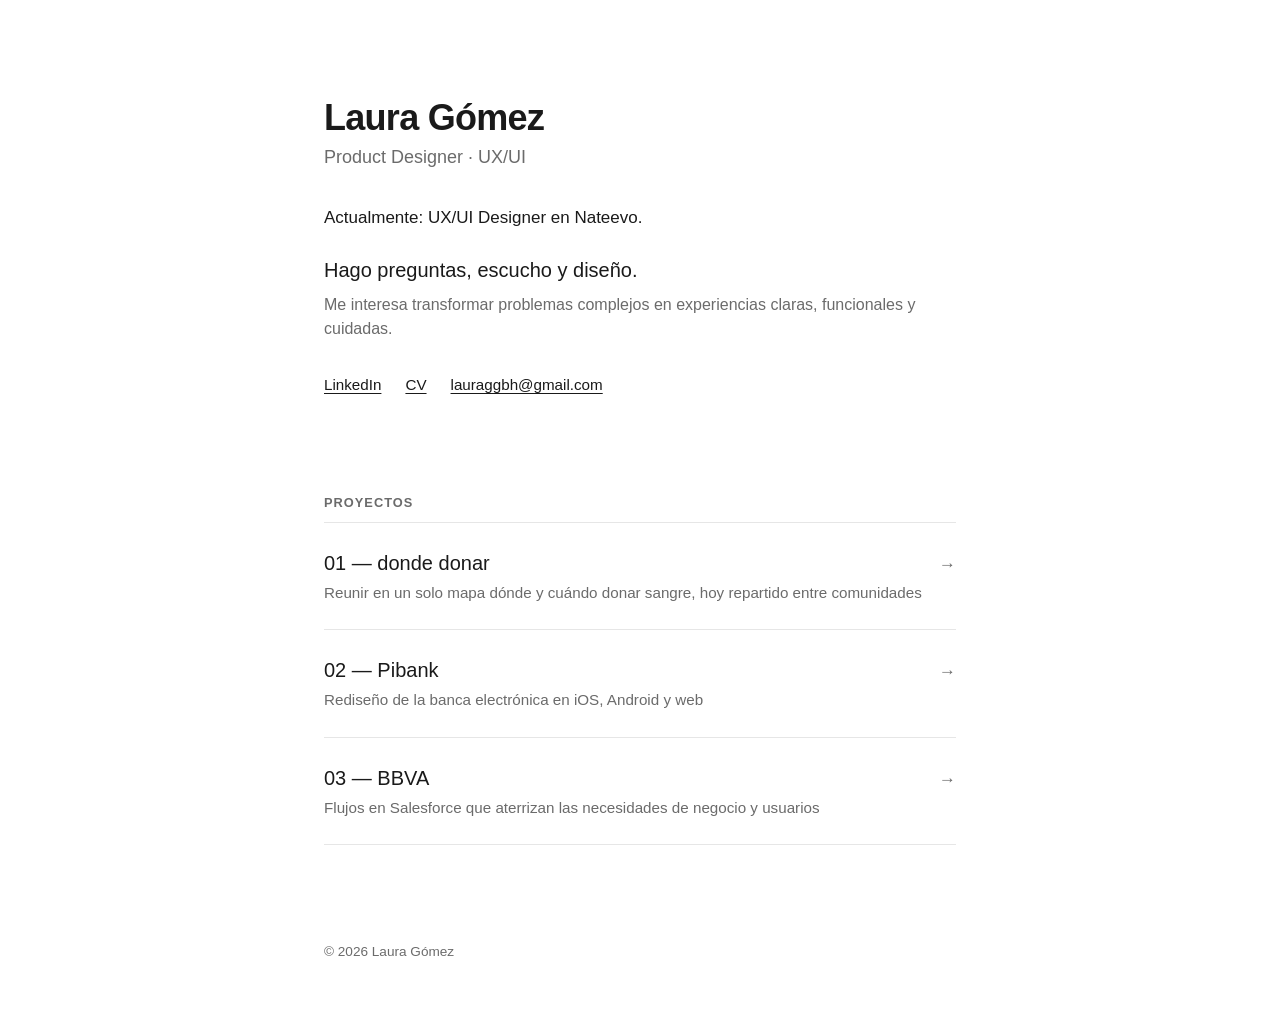
<file: index.html>
<!DOCTYPE html>
<html lang="es">
<head>
  <meta charset="UTF-8">
  <meta name="viewport" content="width=device-width, initial-scale=1.0">
  <title>Laura Gómez — Product Designer</title>
  <meta name="description" content="Laura Gómez, Product Designer UX/UI. Portfolio de proyectos.">
  <link rel="stylesheet" href="styles.css">
</head>
<body>
  <main>
    <header>
      <h1 class="name">Laura Gómez</h1>
      <p class="role">Product Designer · UX/UI</p>
    </header>

    <p class="now"><strong>Actualmente:</strong> UX/UI Designer en Nateevo.</p>

    <p class="intro">
      Hago preguntas, escucho y diseño.
      <span>Me interesa transformar problemas complejos en experiencias claras, funcionales y cuidadas.</span>
    </p>

    <ul class="links">
      <li><a href="https://www.linkedin.com/in/lauragomez-ux/" target="_blank" rel="noopener">LinkedIn</a></li>
      <li><a href="https://drive.google.com/file/d/1MAA-6jCZvruhXdGvNt8hjgt6Uwkrir2K/view?usp=sharing" target="_blank" rel="noopener">CV</a></li>
      <li><a href="mailto:lauraggbh@gmail.com">lauraggbh@gmail.com</a></li>
    </ul>

    <h2 class="section-label">Proyectos</h2>
    <ul class="projects">
      <li>
        <a href="donde-donar.html">
          <span><span class="title">01 — donde donar</span><span class="desc">Reunir en un solo mapa dónde y cuándo donar sangre, hoy repartido entre comunidades</span></span>
          <span class="arrow">→</span>
        </a>
      </li>
      <li>
        <a href="pibank.html">
          <span><span class="title">02 — Pibank</span><span class="desc">Rediseño de la banca electrónica en iOS, Android y web</span></span>
          <span class="arrow">→</span>
        </a>
      </li>
      <li>
        <a href="bbva.html">
          <span><span class="title">03 — BBVA</span><span class="desc">Flujos en Salesforce que aterrizan las necesidades de negocio y usuarios</span></span>
          <span class="arrow">→</span>
        </a>
      </li>
    </ul>
  </main>
  <footer>© 2026 Laura Gómez</footer>
</body>
</html>
</file>
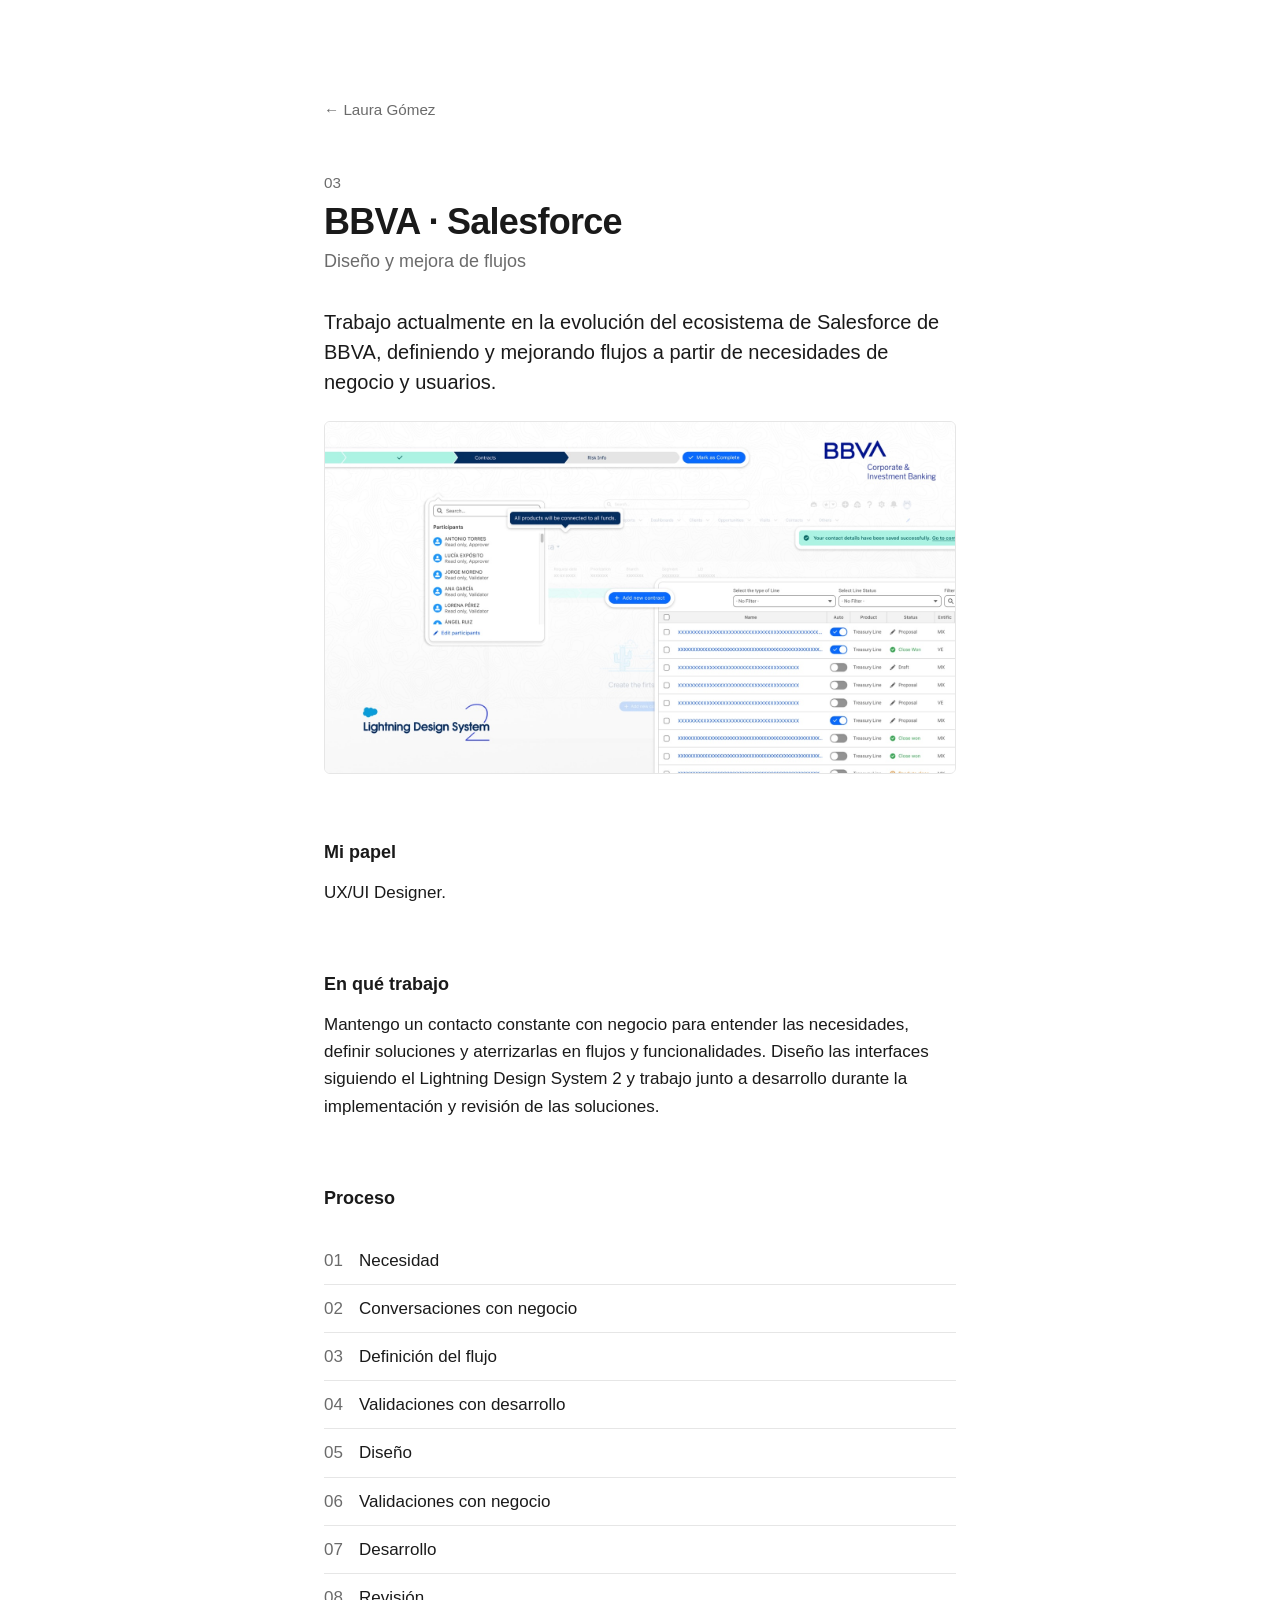
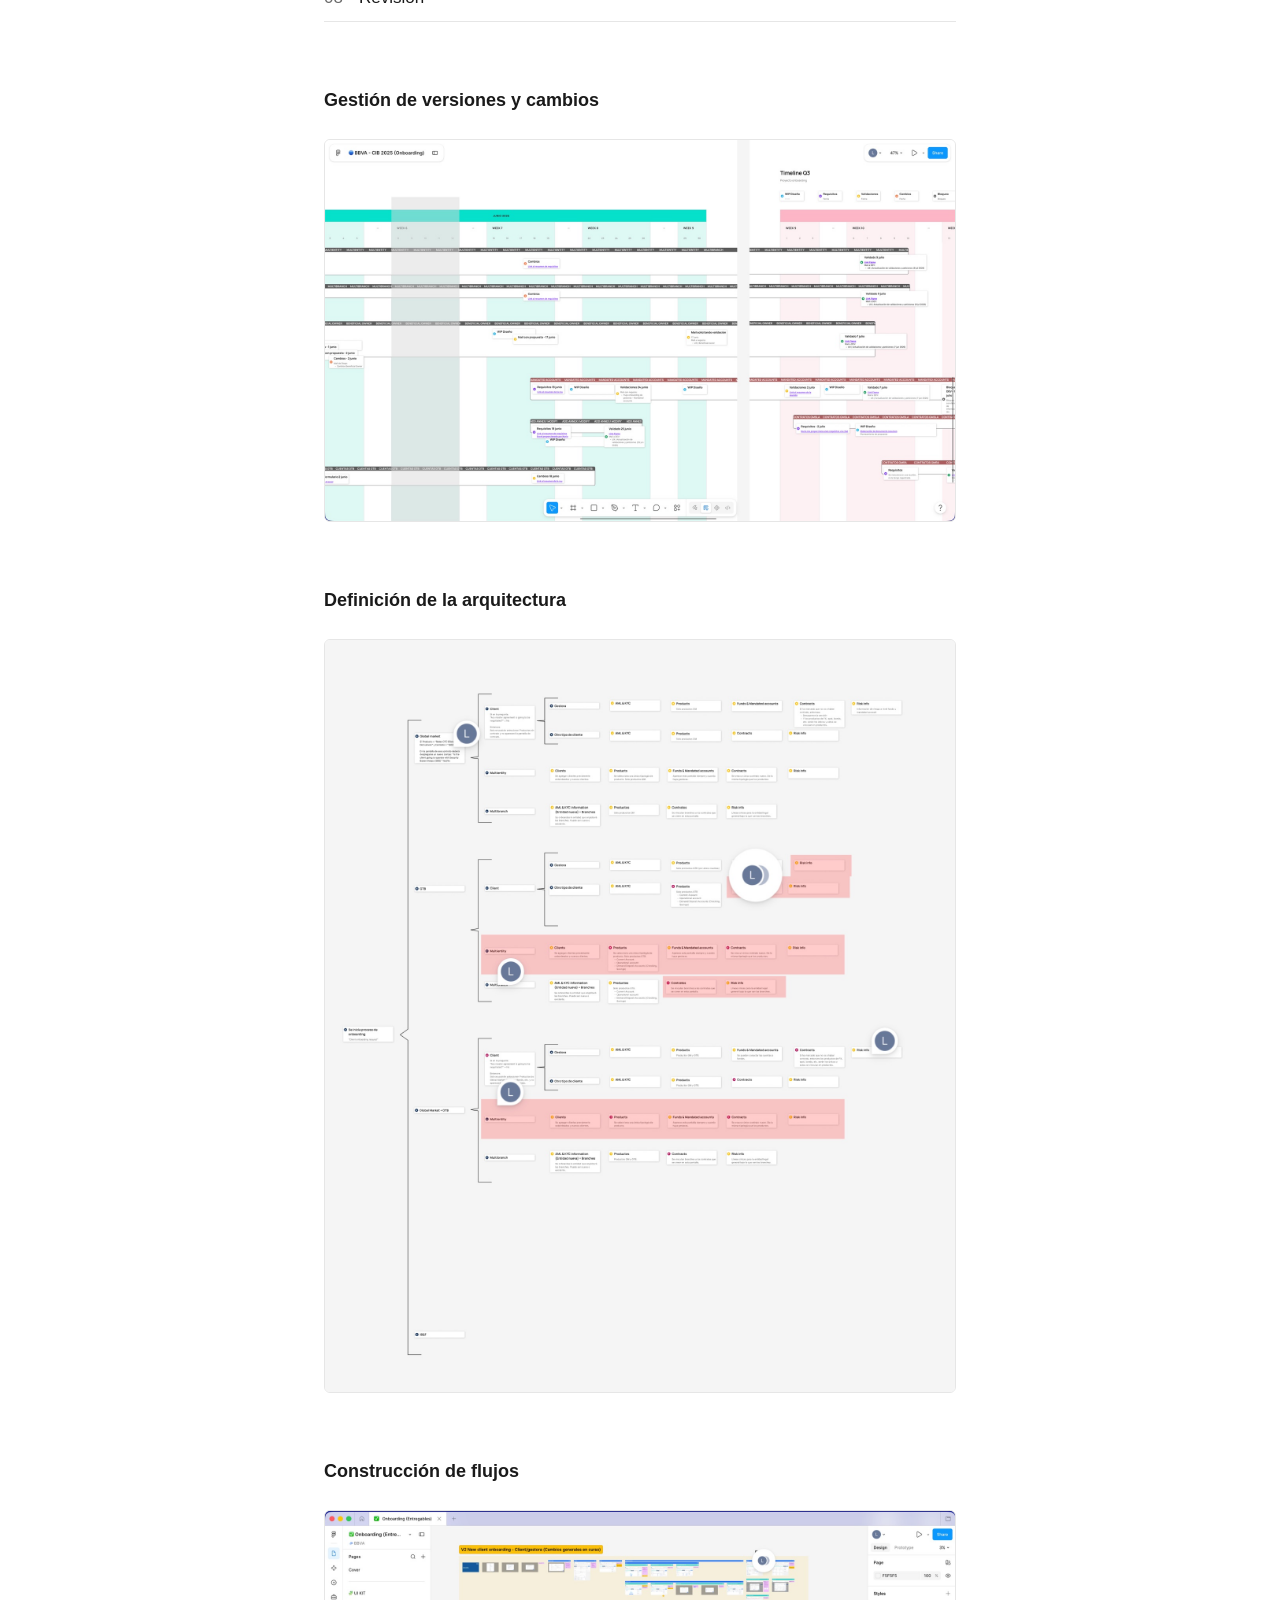
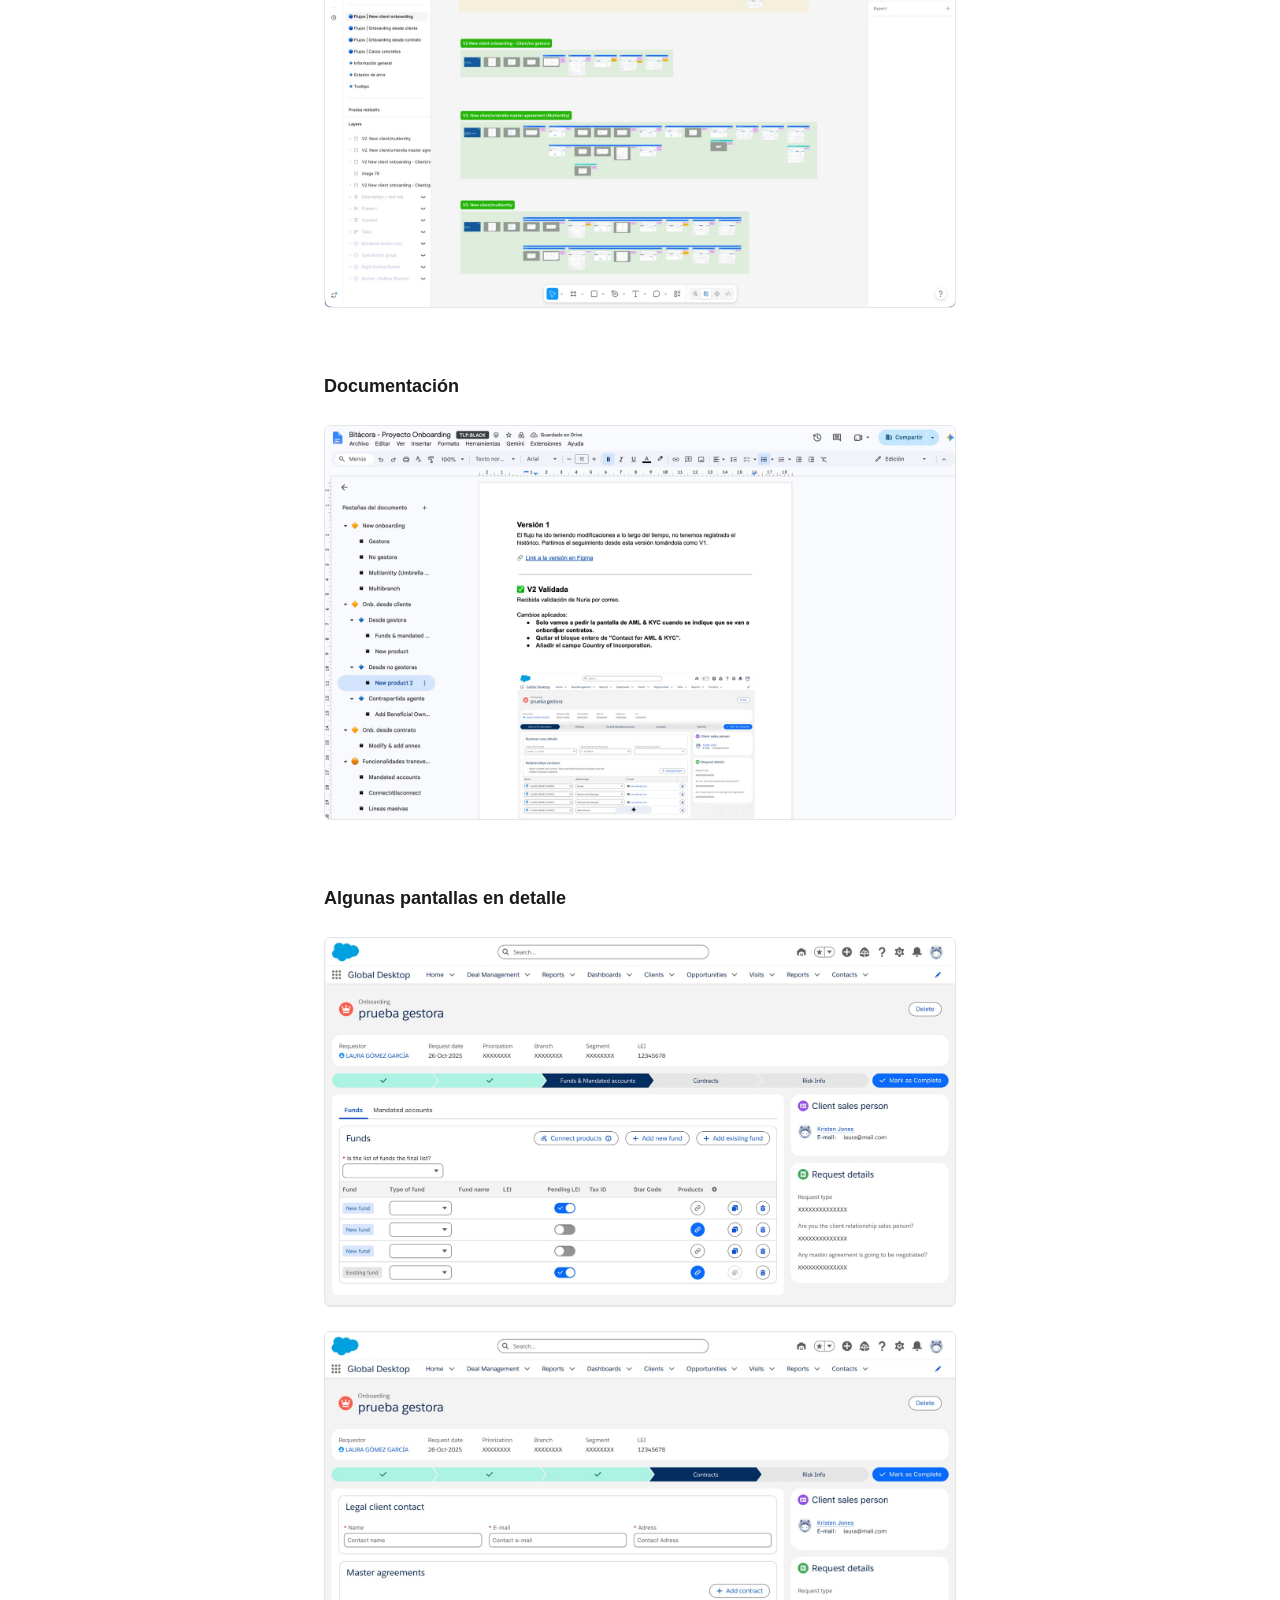
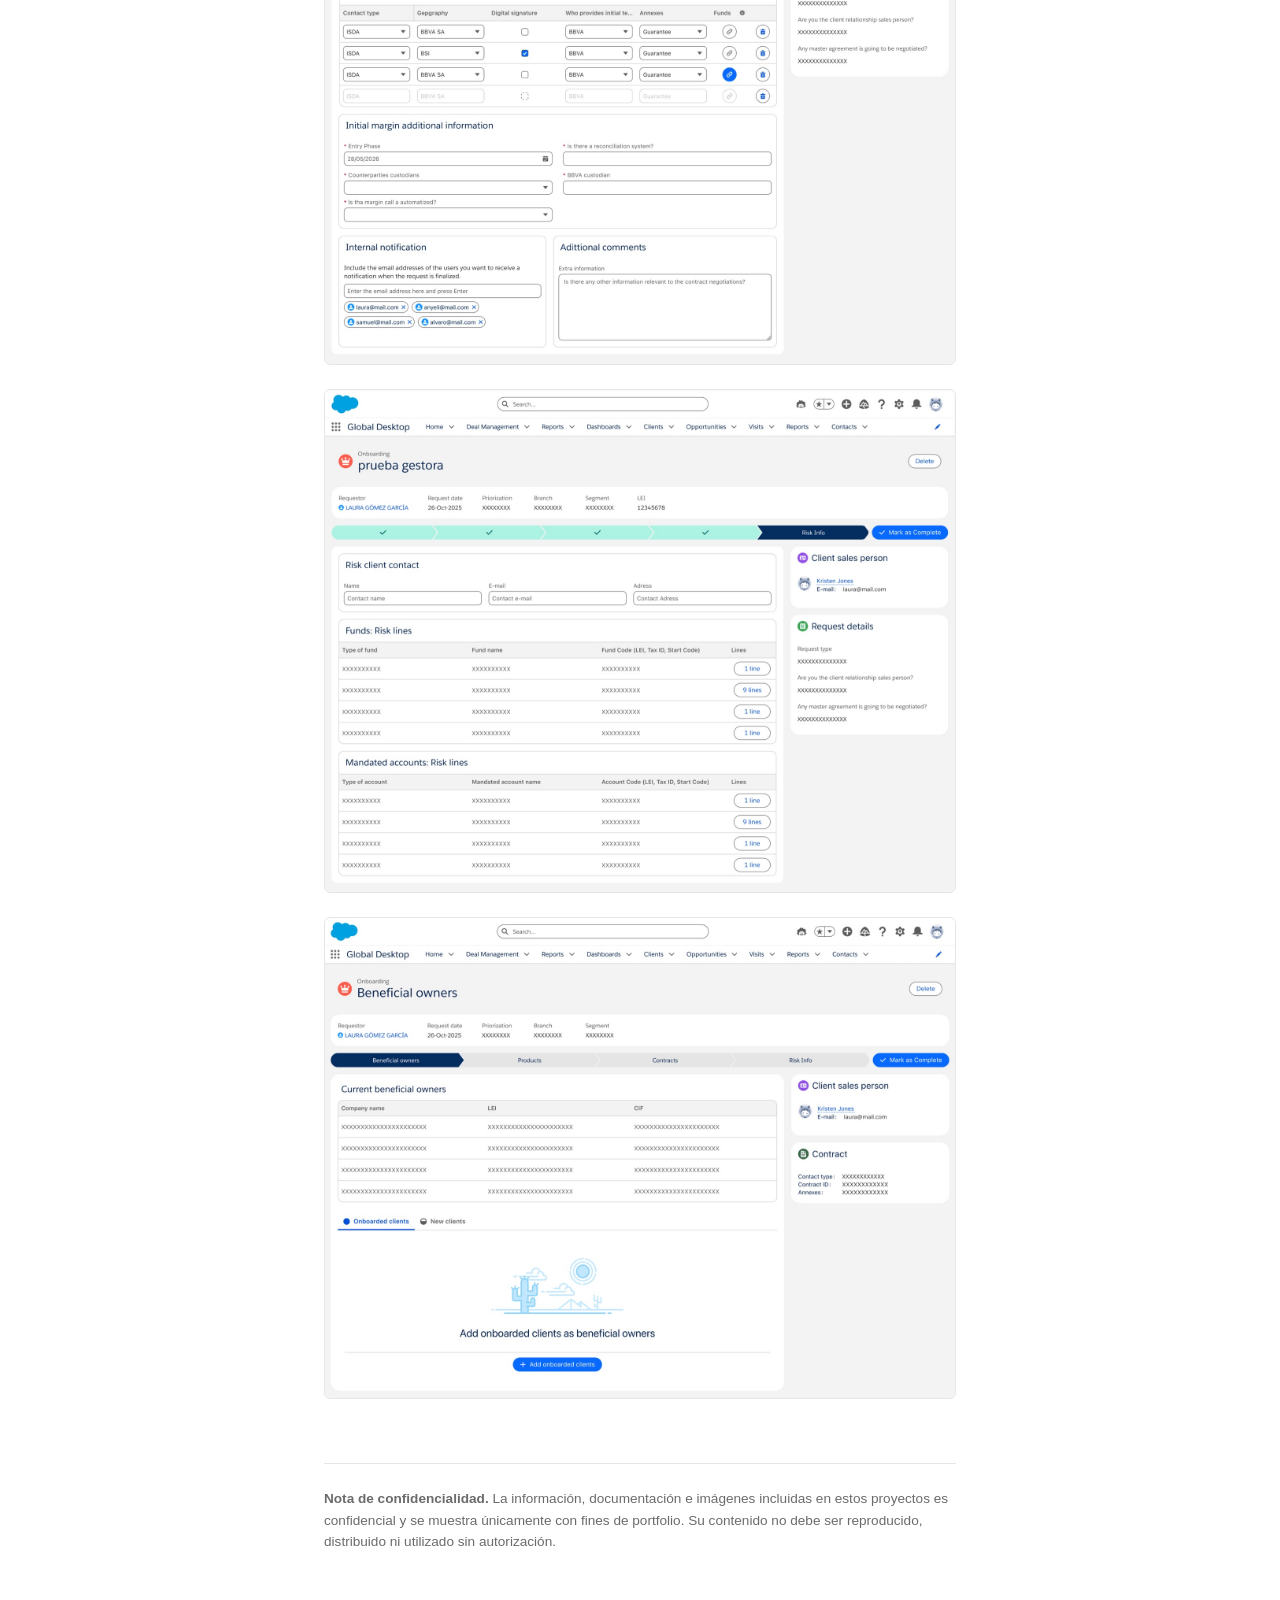
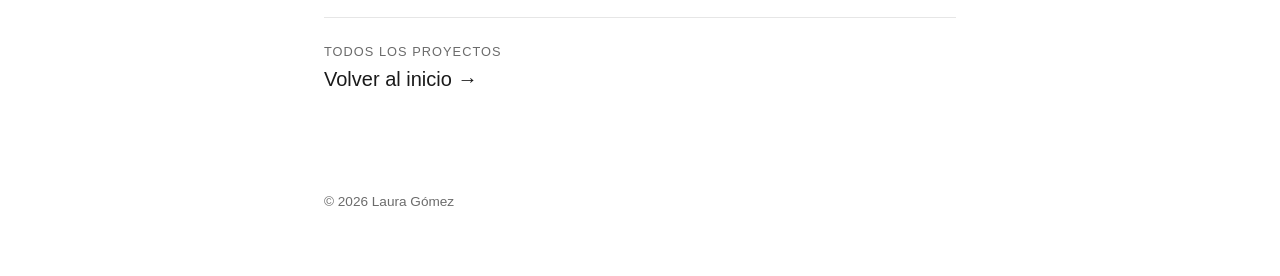
<file: bbva.html>
<!DOCTYPE html>
<html lang="es">
<head>
  <meta charset="UTF-8">
  <meta name="viewport" content="width=device-width, initial-scale=1.0">
  <title>BBVA · Salesforce — Laura Gómez</title>
  <link rel="stylesheet" href="styles.css">
</head>
<body>
  <main>
    <a class="back" href="index.html">← Laura Gómez</a>

    <article>
      <p class="case-num">03</p>
      <h1 class="case-title">BBVA · Salesforce</h1>
      <p class="case-sub">Diseño y mejora de flujos</p>

      <p class="lead">Trabajo actualmente en la evolución del ecosistema de Salesforce de BBVA, definiendo y mejorando flujos a partir de necesidades de negocio y usuarios.</p>

      <figure><img src="img/bbva-portada.jpg" alt="Interfaz de Salesforce para BBVA Corporate &amp; Investment Banking con Lightning Design System 2" width="1600" height="891" loading="lazy"></figure>

      <h2>Mi papel</h2>
      <p>UX/UI Designer.</p>

      <h2>En qué trabajo</h2>
      <p>Mantengo un contacto constante con negocio para entender las necesidades, definir soluciones y aterrizarlas en flujos y funcionalidades. Diseño las interfaces siguiendo el Lightning Design System 2 y trabajo junto a desarrollo durante la implementación y revisión de las soluciones.</p>

      <h2>Proceso</h2>
      <ol class="process">
        <li>Necesidad</li>
        <li>Conversaciones con negocio</li>
        <li>Definición del flujo</li>
        <li>Validaciones con desarrollo</li>
        <li>Diseño</li>
        <li>Validaciones con negocio</li>
        <li>Desarrollo</li>
        <li>Revisión</li>
      </ol>

      <h2>Gestión de versiones y cambios</h2>
      <figure><img src="img/bbva-versiones.jpg" alt="Gestión de versiones y cambios" width="1600" height="968" loading="lazy"></figure>

      <h2>Definición de la arquitectura</h2>
      <figure><img src="img/bbva-arquitectura.jpg" alt="Definición de la arquitectura" width="1600" height="1910" loading="lazy"></figure>

      <h2>Construcción de flujos</h2>
      <figure><img src="img/bbva-flujos.jpg" alt="Construcción de flujos" width="1600" height="1006" loading="lazy"></figure>

      <h2>Documentación</h2>
      <figure><img src="img/bbva-documentacion.jpg" alt="Documentación del proyecto" width="1600" height="1000" loading="lazy"></figure>

      <h2>Algunas pantallas en detalle</h2>
      <figure><img src="img/bbva-pantalla-1.jpg" alt="Pantalla en detalle 1" width="1600" height="933" loading="lazy"></figure>
      <figure><img src="img/bbva-pantalla-2.jpg" alt="Pantalla en detalle 2" width="1600" height="1606" loading="lazy"></figure>
      <figure><img src="img/bbva-pantalla-3.jpg" alt="Pantalla en detalle 3" width="1600" height="1274" loading="lazy"></figure>
      <figure><img src="img/bbva-pantalla-4.jpg" alt="Pantalla en detalle 4" width="1600" height="1220" loading="lazy"></figure>

      <p class="note"><strong>Nota de confidencialidad.</strong> La información, documentación e imágenes incluidas en estos proyectos es confidencial y se muestra únicamente con fines de portfolio. Su contenido no debe ser reproducido, distribuido ni utilizado sin autorización.</p>
    </article>

    <a class="next" href="index.html"><small>Todos los proyectos</small><span>Volver al inicio →</span></a>
  </main>
  <footer>© 2026 Laura Gómez</footer>
</body>
</html>
</file>
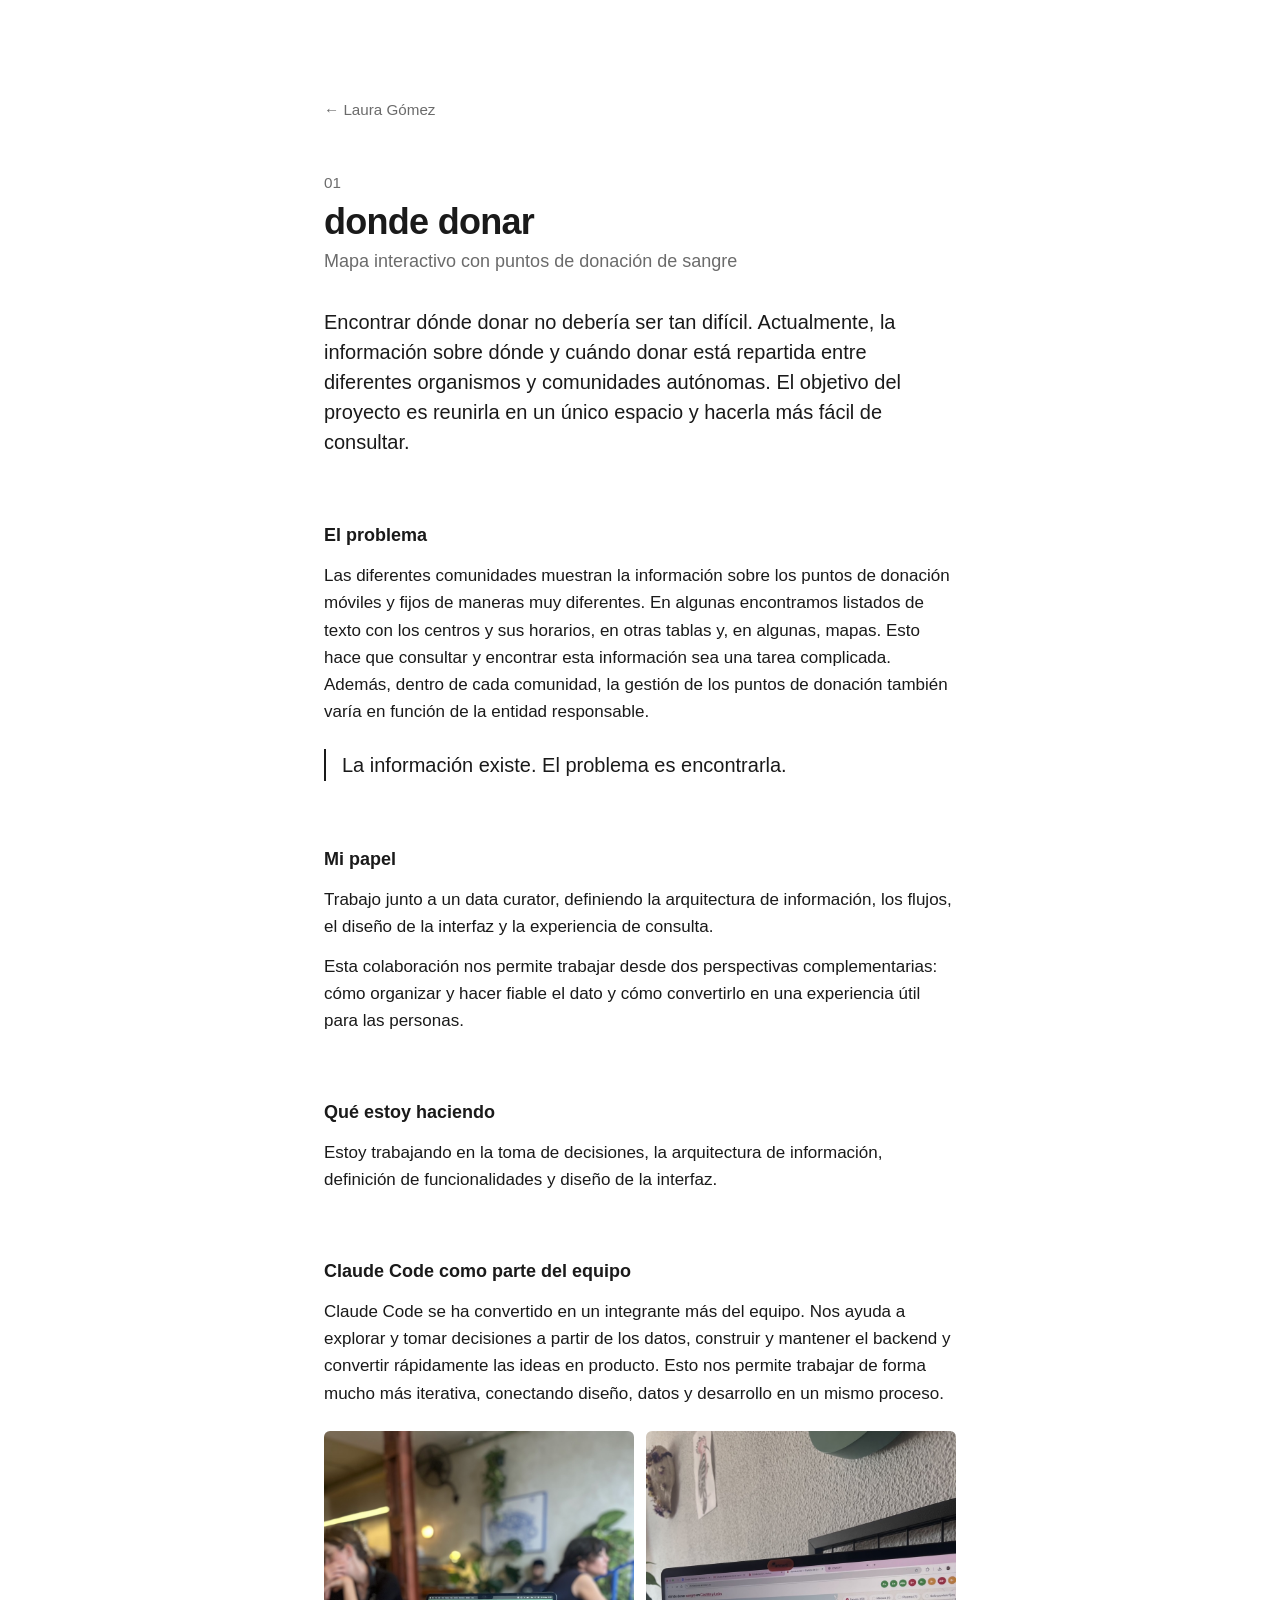
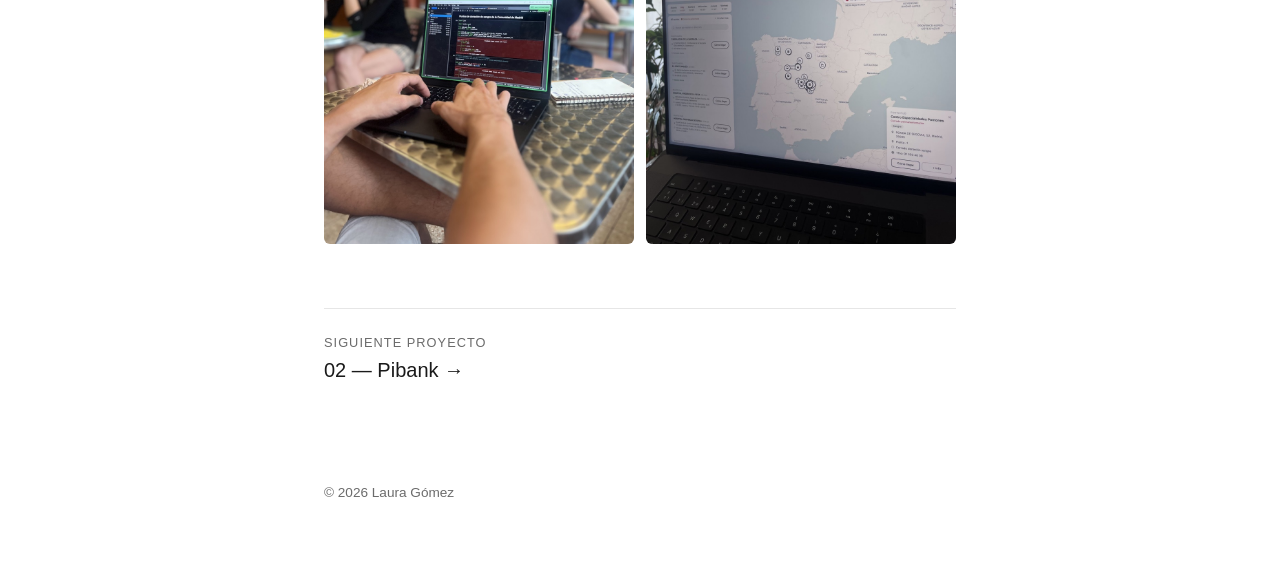
<file: donde-donar.html>
<!DOCTYPE html>
<html lang="es">
<head>
  <meta charset="UTF-8">
  <meta name="viewport" content="width=device-width, initial-scale=1.0">
  <title>donde donar — Laura Gómez</title>
  <link rel="stylesheet" href="styles.css">
</head>
<body>
  <main>
    <a class="back" href="index.html">← Laura Gómez</a>

    <article>
      <p class="case-num">01</p>
      <h1 class="case-title">donde donar</h1>
      <p class="case-sub">Mapa interactivo con puntos de donación de sangre</p>

      <p class="lead">Encontrar dónde donar no debería ser tan difícil. Actualmente, la información sobre dónde y cuándo donar está repartida entre diferentes organismos y comunidades autónomas. El objetivo del proyecto es reunirla en un único espacio y hacerla más fácil de consultar.</p>

      <h2>El problema</h2>
      <p>Las diferentes comunidades muestran la información sobre los puntos de donación móviles y fijos de maneras muy diferentes. En algunas encontramos listados de texto con los centros y sus horarios, en otras tablas y, en algunas, mapas. Esto hace que consultar y encontrar esta información sea una tarea complicada. Además, dentro de cada comunidad, la gestión de los puntos de donación también varía en función de la entidad responsable.</p>
      <p class="pullquote">La información existe. El problema es encontrarla.</p>

      <h2>Mi papel</h2>
      <p>Trabajo junto a un data curator, definiendo la arquitectura de información, los flujos, el diseño de la interfaz y la experiencia de consulta.</p>
      <p>Esta colaboración nos permite trabajar desde dos perspectivas complementarias: cómo organizar y hacer fiable el dato y cómo convertirlo en una experiencia útil para las personas.</p>

      <h2>Qué estoy haciendo</h2>
      <p>Estoy trabajando en la toma de decisiones, la arquitectura de información, definición de funcionalidades y diseño de la interfaz.</p>

      <h2>Claude Code como parte del equipo</h2>
      <p>Claude Code se ha convertido en un integrante más del equipo. Nos ayuda a explorar y tomar decisiones a partir de los datos, construir y mantener el backend y convertir rápidamente las ideas en producto. Esto nos permite trabajar de forma mucho más iterativa, conectando diseño, datos y desarrollo en un mismo proceso.</p>

      <div class="pair">
        <img src="img/donar-1.jpg" alt="Sesión de trabajo con datos de puntos de donación" width="900" height="1200" loading="lazy">
        <img src="img/donar-2.jpg" alt="Sesión de trabajo del proyecto donde donar" width="900" height="1200" loading="lazy">
      </div>
    </article>

    <a class="next" href="pibank.html"><small>Siguiente proyecto</small><span>02 — Pibank →</span></a>
  </main>
  <footer>© 2026 Laura Gómez</footer>
</body>
</html>
</file>
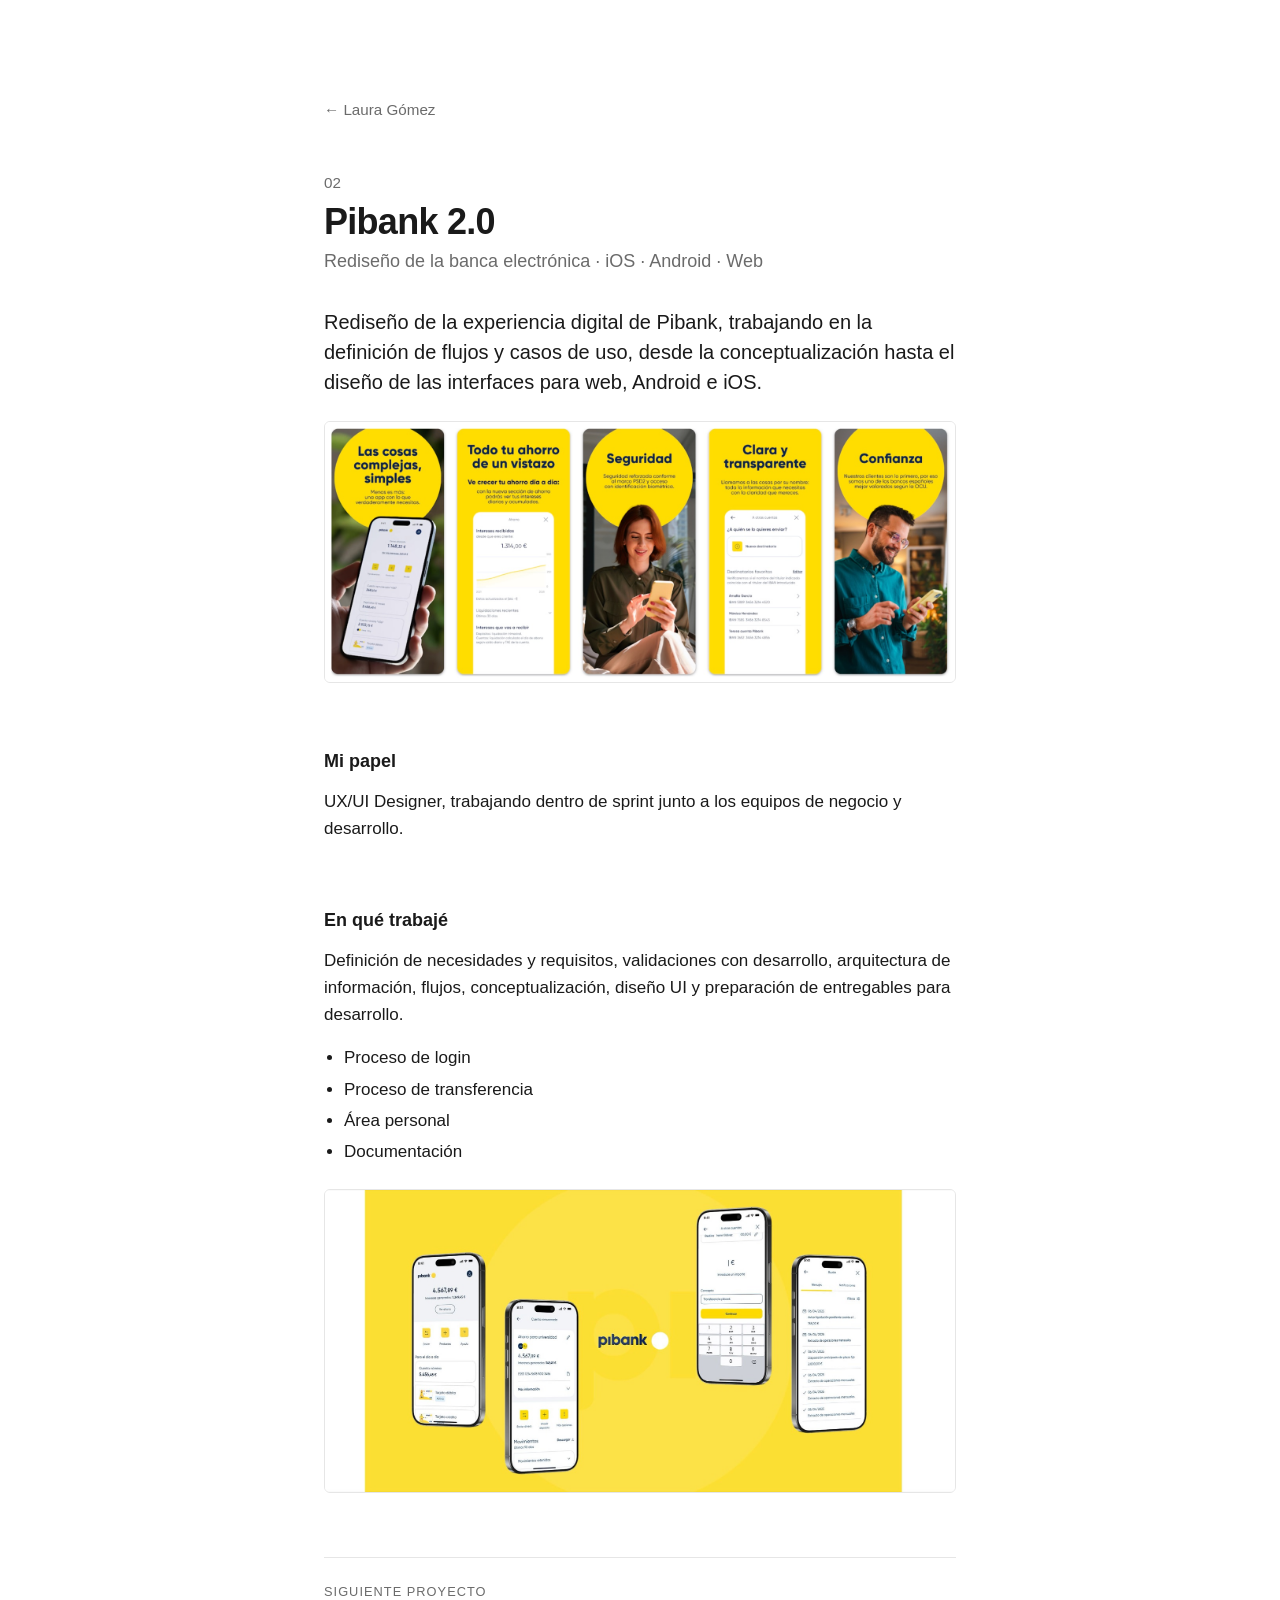
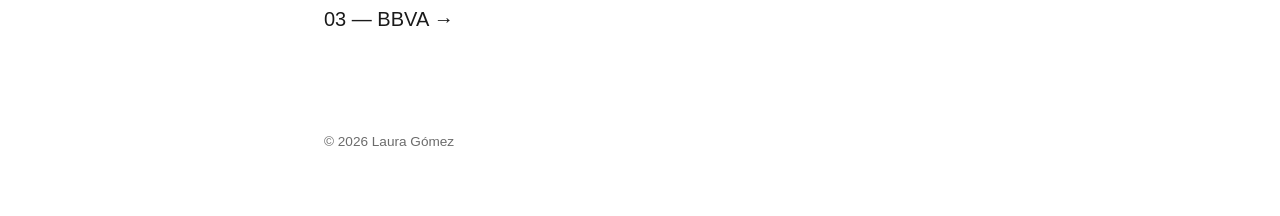
<file: pibank.html>
<!DOCTYPE html>
<html lang="es">
<head>
  <meta charset="UTF-8">
  <meta name="viewport" content="width=device-width, initial-scale=1.0">
  <title>Pibank 2.0 — Laura Gómez</title>
  <link rel="stylesheet" href="styles.css">
</head>
<body>
  <main>
    <a class="back" href="index.html">← Laura Gómez</a>

    <article>
      <p class="case-num">02</p>
      <h1 class="case-title">Pibank 2.0</h1>
      <p class="case-sub">Rediseño de la banca electrónica · iOS · Android · Web</p>

      <p class="lead">Rediseño de la experiencia digital de Pibank, trabajando en la definición de flujos y casos de uso, desde la conceptualización hasta el diseño de las interfaces para web, Android e iOS.</p>

      <figure><img src="img/pibank-portada.jpg" alt="Pantallas de la app de Pibank en las tiendas de aplicaciones" width="1600" height="659" loading="lazy"></figure>

      <h2>Mi papel</h2>
      <p>UX/UI Designer, trabajando dentro de sprint junto a los equipos de negocio y desarrollo.</p>

      <h2>En qué trabajé</h2>
      <p>Definición de necesidades y requisitos, validaciones con desarrollo, arquitectura de información, flujos, conceptualización, diseño UI y preparación de entregables para desarrollo.</p>
      <ul>
        <li>Proceso de login</li>
        <li>Proceso de transferencia</li>
        <li>Área personal</li>
        <li>Documentación</li>
      </ul>

      <figure><img src="img/pibank-pantallas.jpg" alt="Pantallas de los flujos de login, transferencia y área personal" width="1600" height="767" loading="lazy"></figure>
    </article>

    <a class="next" href="bbva.html"><small>Siguiente proyecto</small><span>03 — BBVA →</span></a>
  </main>
  <footer>© 2026 Laura Gómez</footer>
</body>
</html>
</file>
<file: styles.css>
:root {
  --text: #1a1a1a;
  --muted: #6b6b6b;
  --line: #e6e6e6;
  --bg: #ffffff;
  --soft: #f5f5f4;
  --max: 680px;
}

* { box-sizing: border-box; margin: 0; padding: 0; }

body {
  font-family: -apple-system, BlinkMacSystemFont, "Inter", "Helvetica Neue", Arial, sans-serif;
  color: var(--text);
  background: var(--bg);
  line-height: 1.6;
  font-size: 17px;
  -webkit-font-smoothing: antialiased;
}

main { max-width: var(--max); margin: 0 auto; padding: 96px 24px 64px; }

a { color: inherit; text-underline-offset: 3px; text-decoration-thickness: 1px; }
a:hover { color: var(--muted); }

/* ---------- Portada ---------- */
.name { font-size: 2.25rem; font-weight: 600; letter-spacing: -0.02em; line-height: 1.2; }
.role { color: var(--muted); font-size: 1.125rem; margin-top: 4px; }
.now { margin-top: 32px; }
.now strong { font-weight: 500; }
.intro { margin-top: 24px; font-size: 1.25rem; line-height: 1.5; }
.intro span { display: block; color: var(--muted); font-size: 1rem; margin-top: 8px; }

.links { display: flex; gap: 24px; flex-wrap: wrap; margin-top: 32px; list-style: none; font-size: 0.95rem; }

.section-label {
  font-size: 0.8rem; text-transform: uppercase; letter-spacing: 0.08em;
  color: var(--muted); margin: 96px 0 8px;
}

.projects { list-style: none; }
.projects a {
  display: flex; justify-content: space-between; align-items: baseline; gap: 16px;
  padding: 24px 0; border-bottom: 1px solid var(--line); text-decoration: none;
}
.projects li:first-child a { border-top: 1px solid var(--line); }
.projects .title { font-size: 1.25rem; font-weight: 500; }
.projects .desc { color: var(--muted); font-size: 0.95rem; display: block; margin-top: 2px; }
.projects .arrow { color: var(--muted); transition: transform .2s; }
.projects a:hover { color: inherit; }
.projects a:hover .arrow { transform: translateX(4px); color: var(--text); }

/* ---------- Proyecto ---------- */
.back { font-size: 0.95rem; color: var(--muted); text-decoration: none; }
.back:hover { color: var(--text); }

.case-num { color: var(--muted); font-size: 0.95rem; margin-top: 48px; }
.case-title { font-size: 2.25rem; font-weight: 600; letter-spacing: -0.02em; line-height: 1.2; margin-top: 4px; }
.case-sub { color: var(--muted); font-size: 1.125rem; margin-top: 4px; }
.lead { font-size: 1.25rem; line-height: 1.5; margin-top: 32px; }

.meta { display: flex; gap: 48px; flex-wrap: wrap; margin-top: 32px; font-size: 0.95rem; }
.meta dt { color: var(--muted); font-size: 0.8rem; text-transform: uppercase; letter-spacing: 0.08em; }

article h2 { font-size: 1.125rem; font-weight: 600; margin: 64px 0 12px; }
article p + p { margin-top: 12px; }
article ul { margin: 16px 0 0 20px; }
article li { margin-top: 4px; }

.pullquote { font-size: 1.25rem; font-weight: 500; margin-top: 24px; padding-left: 16px; border-left: 2px solid var(--text); }

/* Proceso (BBVA) */
.process { list-style: none; counter-reset: step; margin: 24px 0 0 0 !important; }
.process li { counter-increment: step; display: flex; gap: 16px; padding: 10px 0; border-bottom: 1px solid var(--line); margin: 0; }
.process li::before { content: counter(step, decimal-leading-zero); color: var(--muted); font-variant-numeric: tabular-nums; }

/* Imágenes: sustituir los .placeholder por <img src="..." alt="..."> */
figure { margin-top: 24px; }
figure img { width: 100%; display: block; border-radius: 6px; border: 1px solid var(--line); }
.placeholder {
  aspect-ratio: 16 / 10; background: var(--soft); border-radius: 6px;
  display: flex; align-items: center; justify-content: center;
  color: var(--muted); font-size: 0.9rem; text-align: center; padding: 16px;
}
figcaption { color: var(--muted); font-size: 0.85rem; margin-top: 8px; }

.note { margin-top: 64px; font-size: 0.85rem; color: var(--muted); padding-top: 24px; border-top: 1px solid var(--line); }

.next { display: block; margin-top: 64px; padding-top: 24px; border-top: 1px solid var(--line); text-decoration: none; }
.next small { display: block; color: var(--muted); font-size: 0.8rem; text-transform: uppercase; letter-spacing: 0.08em; }
.next span { font-size: 1.25rem; font-weight: 500; }

footer { max-width: var(--max); margin: 0 auto; padding: 32px 24px 64px; color: var(--muted); font-size: 0.85rem; }

@media (max-width: 600px) {
  main { padding-top: 56px; }
  body { font-size: 16px; }
  .name, .case-title { font-size: 1.85rem; }
  .section-label { margin-top: 64px; }
}

.pair { display: grid; grid-template-columns: 1fr 1fr; gap: 12px; margin-top: 24px; }
.pair img { width: 100%; height: auto; display: block; border-radius: 6px; }
figure img { height: auto; }
</file>
